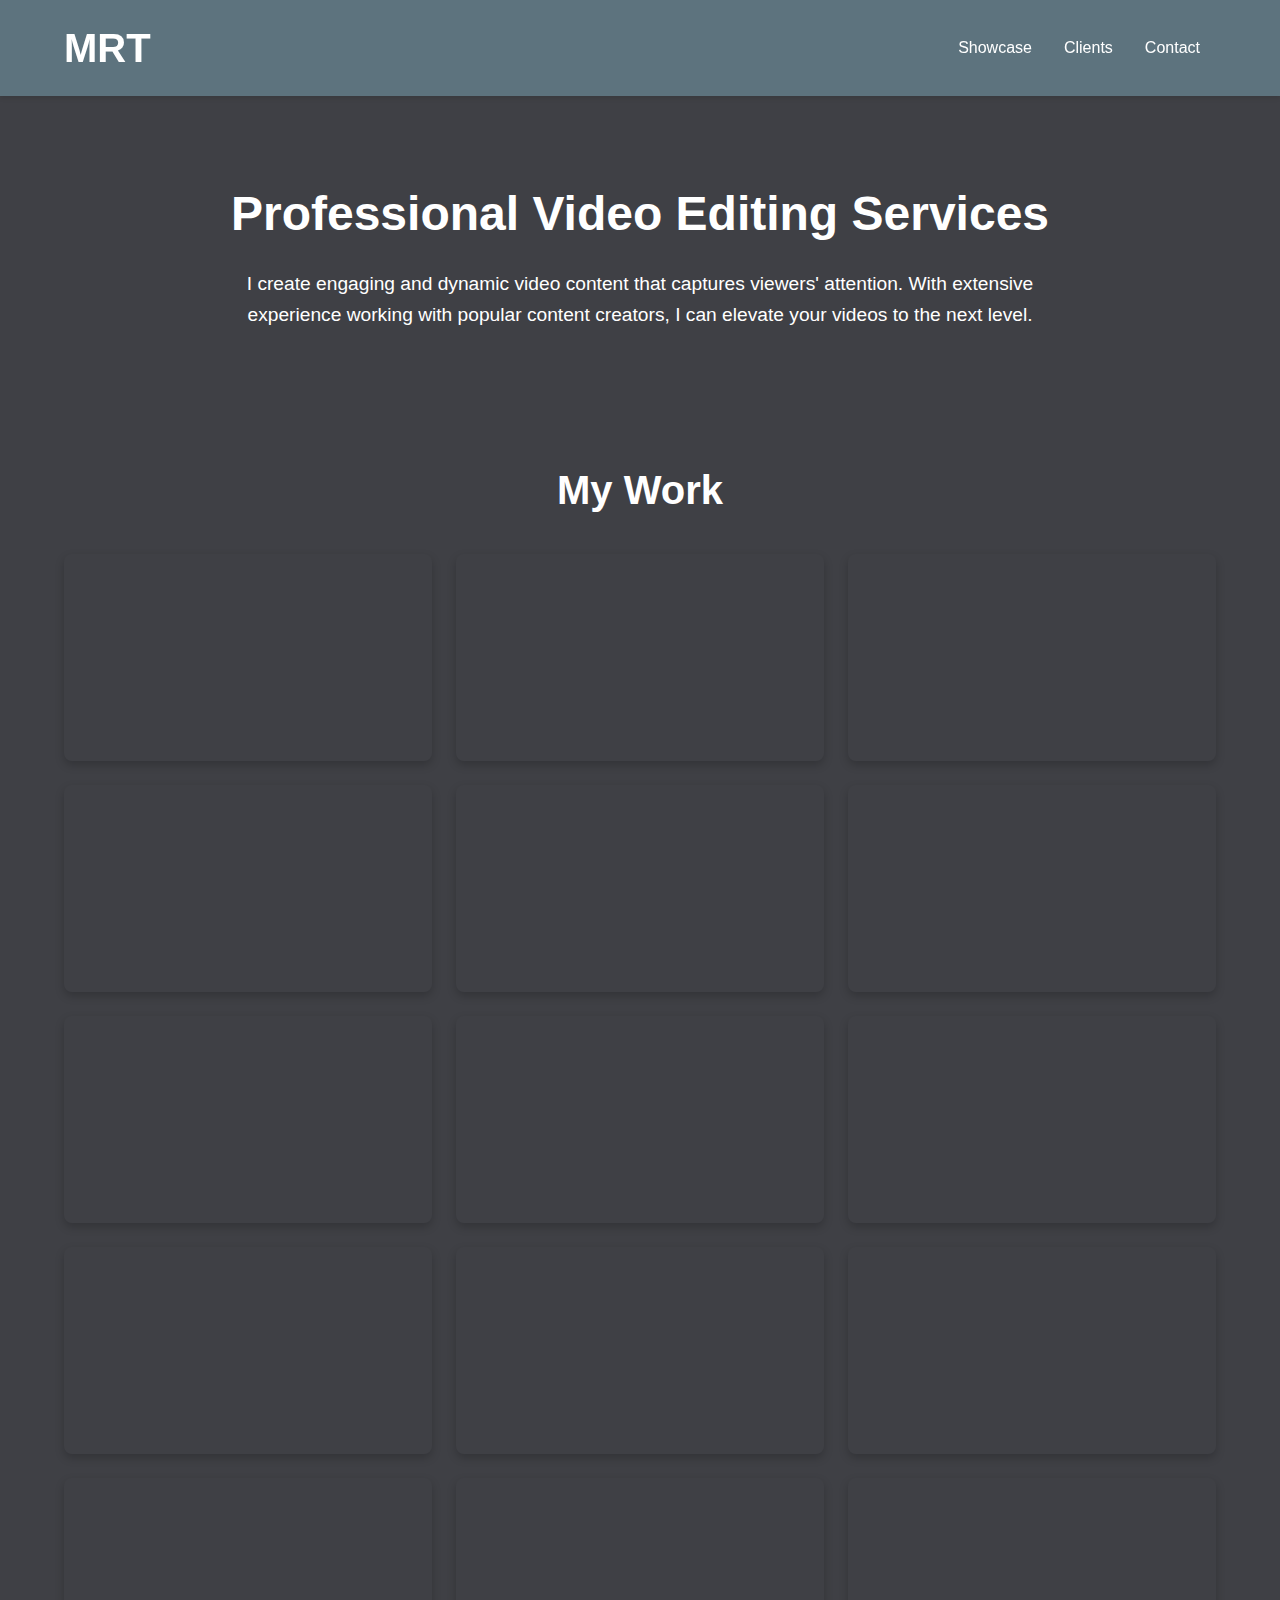
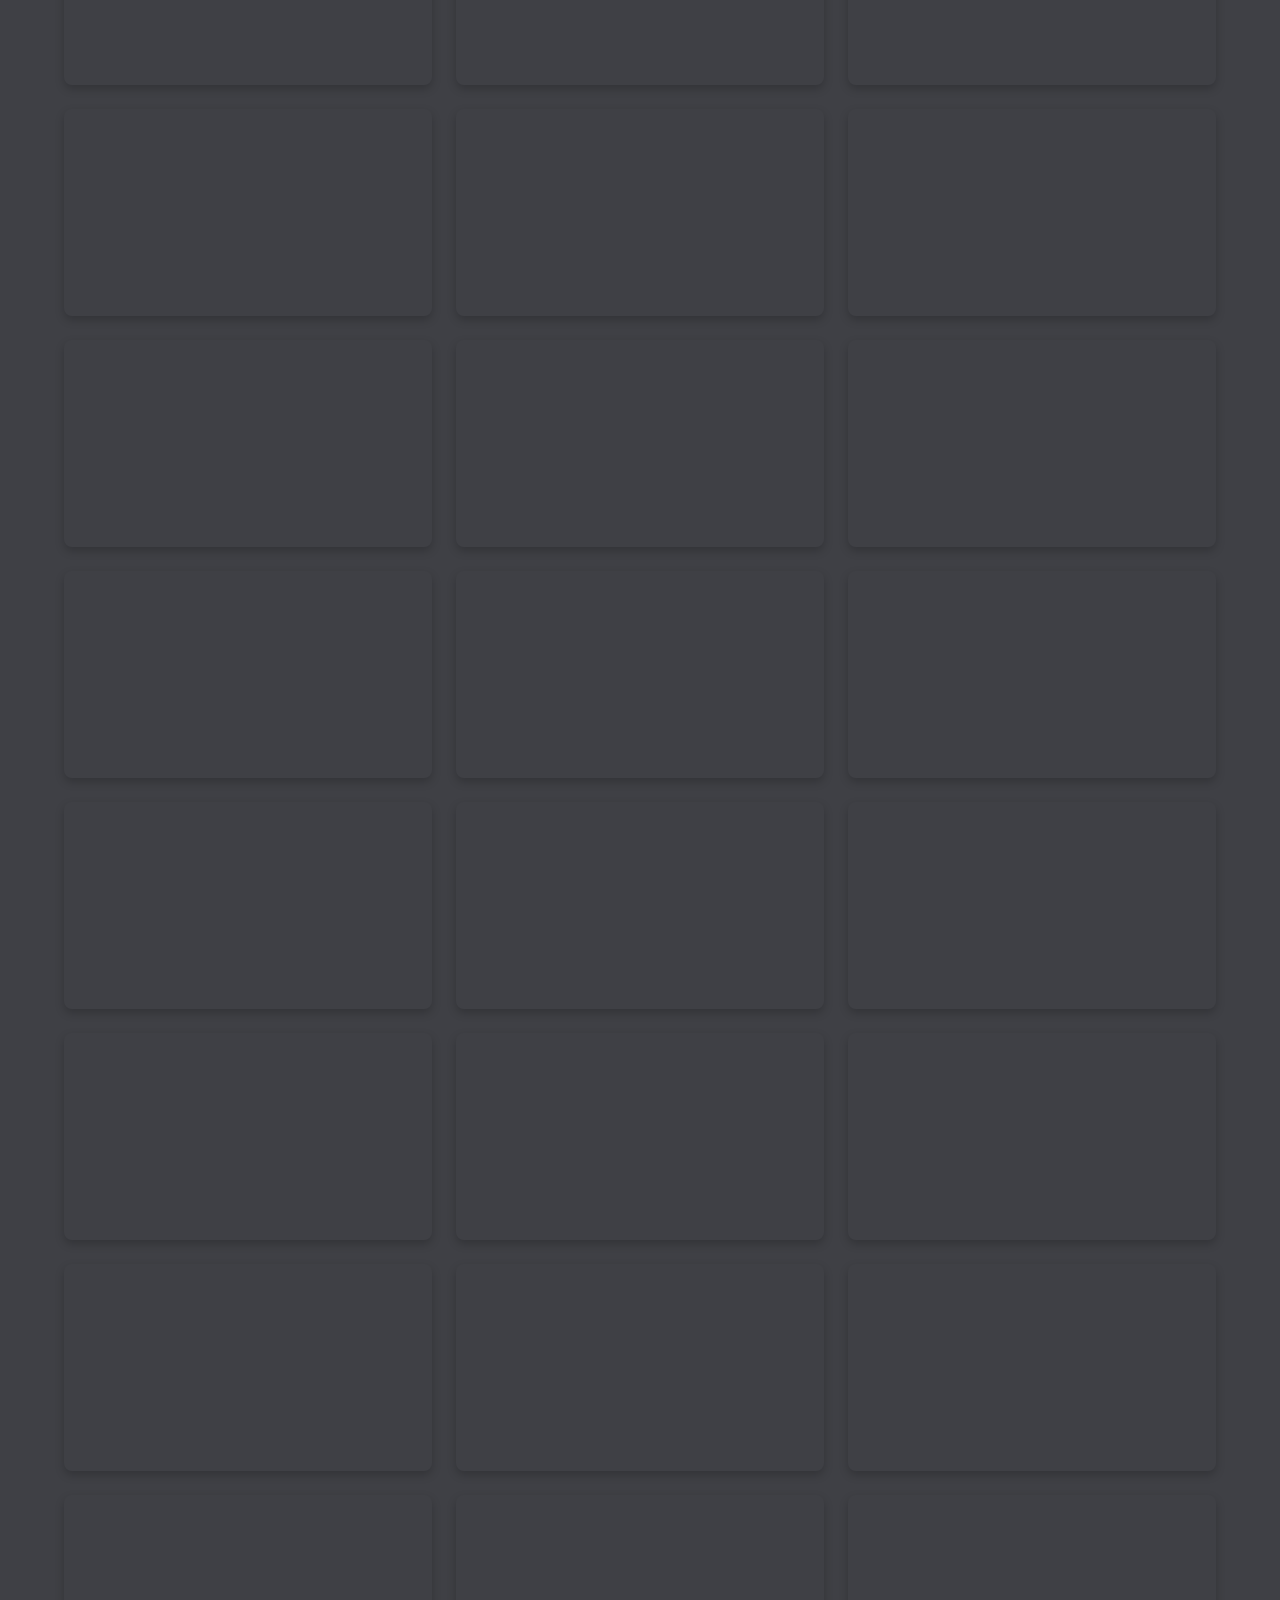
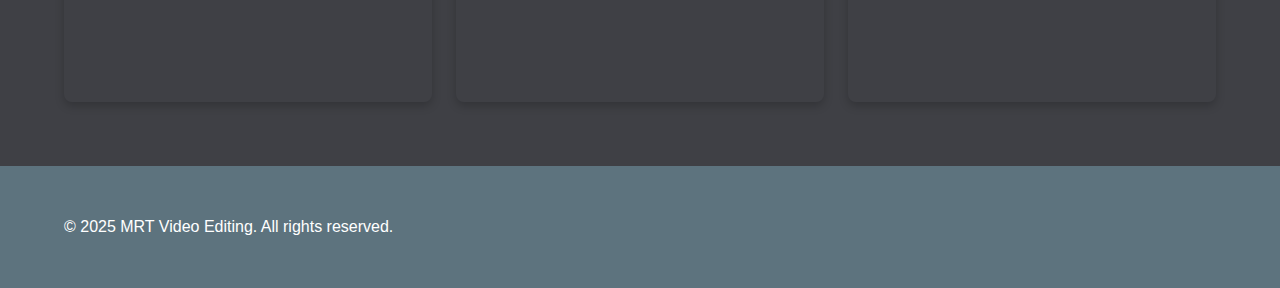
<file: index.html>
<!DOCTYPE html>
<html lang="en">
<head>
    <meta charset="UTF-8">
    <meta http-equiv="X-UA-Compatible" content="IE=edge">
    <meta name="viewport" content="width=device-width, initial-scale=1.0">
    <link href="https://fonts.googleapis.com/css2?family=Delicious+Handrawn&display=swap" rel="stylesheet">
    <link href="https://fonts.googleapis.com/css2?family=Delicious+Handrawn&family=Ubuntu:wght@500&display=swap" rel="stylesheet">
    <link href="https://api.fontshare.com/v2/css?f[]=satoshi@400&display=swap" rel="stylesheet">
    <link rel="stylesheet" href="https://cdnjs.cloudflare.com/ajax/libs/font-awesome/6.4.0/css/all.min.css">
    <link rel="stylesheet" href="styles.css">
    <title>mrt - Video Editing Portfolio</title>
</head>
<body>
    <header>
        <div id="logo">MRT</div>
        <nav>
            <ul>
                <li><a href="index.html">Showcase</a></li>
                <li><a href="clients.html">Clients</a></li>
                <li><a href="contact.html">Contact</a></li>
            </ul>
        </nav>
    </header>
    
    <section class="intro-section">
        <div class="container">
            <h1>Professional Video Editing Services</h1>
            <p>I create engaging and dynamic video content that captures viewers' attention. With extensive experience working with popular content creators, I can elevate your videos to the next level.</p>
        </div>
    </section>
  
    <section id="showcase">
        <div class="container">
            <h2>My Work</h2>
            <div class="video-grid">
                <div class="video-container">
                    <iframe src="https://www.youtube.com/embed/RlPXGfZkPOo" frameborder="0" allow="accelerometer; autoplay; clipboard-write; encrypted-media; gyroscope; picture-in-picture" allowfullscreen></iframe>
                </div>
                <div class="video-container">
                    <iframe src="https://www.youtube.com/embed/yu9JuLOpnBE" frameborder="0" allow="accelerometer; autoplay; clipboard-write; encrypted-media; gyroscope; picture-in-picture" allowfullscreen></iframe>
                </div>
                <div class="video-container">
                    <iframe src="https://www.youtube.com/embed/eAkeIlhCk20" frameborder="0" allow="accelerometer; autoplay; clipboard-write; encrypted-media; gyroscope; picture-in-picture" allowfullscreen></iframe>
                </div>
                <div class="video-container">
                    <iframe src="https://www.youtube.com/embed/f_gqaEFHn1Q" frameborder="0" allow="accelerometer; autoplay; clipboard-write; encrypted-media; gyroscope; picture-in-picture" allowfullscreen></iframe>
                </div>
                <div class="video-container">
                    <iframe src="https://www.youtube.com/embed/NBoqtIO54Us" frameborder="0" allow="accelerometer; autoplay; clipboard-write; encrypted-media; gyroscope; picture-in-picture" allowfullscreen></iframe>
                </div>
                <div class="video-container">
                    <iframe src="https://www.youtube.com/embed/wwXGLbXj6U4" frameborder="0" allow="accelerometer; autoplay; clipboard-write; encrypted-media; gyroscope; picture-in-picture" allowfullscreen></iframe>
                </div>
                <div class="video-container">
                    <iframe src="https://www.youtube.com/embed/y0abwvSpm-k" frameborder="0" allow="accelerometer; autoplay; clipboard-write; encrypted-media; gyroscope; picture-in-picture" allowfullscreen></iframe>
                </div>
                <div class="video-container">
                    <iframe src="https://www.youtube.com/embed/hTO8u-NcuSU" frameborder="0" allow="accelerometer; autoplay; clipboard-write; encrypted-media; gyroscope; picture-in-picture" allowfullscreen></iframe>
                </div>
                <div class="video-container">
                    <iframe src="https://www.youtube.com/embed/LCZJmLkzmcs" frameborder="0" allow="accelerometer; autoplay; clipboard-write; encrypted-media; gyroscope; picture-in-picture" allowfullscreen></iframe>
                </div>
                <div class="video-container">
                    <iframe src="https://www.youtube.com/embed/l2JP8AGCduU" frameborder="0" allow="accelerometer; autoplay; clipboard-write; encrypted-media; gyroscope; picture-in-picture" allowfullscreen></iframe>
                </div>
                <div class="video-container">
                    <iframe src="https://www.youtube.com/embed/u4pngfwtilo" frameborder="0" allow="accelerometer; autoplay; clipboard-write; encrypted-media; gyroscope; picture-in-picture" allowfullscreen></iframe>
                </div>
                <div class="video-container">
                    <iframe src="https://www.youtube.com/embed/v7P8kmduLLg" frameborder="0" allow="accelerometer; autoplay; clipboard-write; encrypted-media; gyroscope; picture-in-picture" allowfullscreen></iframe>
                </div>
                <div class="video-container">
                    <iframe src="https://www.youtube.com/embed/nraPB63f0Y4" frameborder="0" allow="accelerometer; autoplay; clipboard-write; encrypted-media; gyroscope; picture-in-picture" allowfullscreen></iframe>
                </div>
                <div class="video-container">
                    <iframe src="https://www.youtube.com/embed/oOmOcmA0D_Q" frameborder="0" allow="accelerometer; autoplay; clipboard-write; encrypted-media; gyroscope; picture-in-picture" allowfullscreen></iframe>
                </div>
                <div class="video-container">
                    <iframe src="https://www.youtube.com/embed/wsoWn2QTORk" frameborder="0" allow="accelerometer; autoplay; clipboard-write; encrypted-media; gyroscope; picture-in-picture" allowfullscreen></iframe>
                </div>
                <div class="video-container">
                    <iframe src="https://www.youtube.com/embed/Sbb367y5nsY" frameborder="0" allow="accelerometer; autoplay; clipboard-write; encrypted-media; gyroscope; picture-in-picture" allowfullscreen></iframe>
                </div>
                <div class="video-container">
                    <iframe src="https://www.youtube.com/embed/tfSbbTgbO1o" frameborder="0" allow="accelerometer; autoplay; clipboard-write; encrypted-media; gyroscope; picture-in-picture" allowfullscreen></iframe>
                </div>
                <div class="video-container">
                    <iframe src="https://www.youtube.com/embed/tfSbbTgbO1o" frameborder="0" allow="accelerometer; autoplay; clipboard-write; encrypted-media; gyroscope; picture-in-picture" allowfullscreen></iframe>
                </div>
                <div class="video-container">
                    <iframe src="https://www.youtube.com/embed/YgUbIff7MT0?si=UdrY4dN5XzA23m5Z" frameborder="0" allow="accelerometer; autoplay; clipboard-write; encrypted-media; gyroscope; picture-in-picture" allowfullscreen></iframe>
                </div>
                <div class="video-container">
                    <iframe src="https://www.youtube.com/embed/VeScDt-FZZQ?si=jmmLFvGvR9cOyf5V" frameborder="0" allow="accelerometer; autoplay; clipboard-write; encrypted-media; gyroscope; picture-in-picture" allowfullscreen></iframe>
                </div>
                <div class="video-container">
                    <iframe src="https://www.youtube.com/embed/GLZtW4mK6nI?si=pROONZNudtPKvY9i" frameborder="0" allow="accelerometer; autoplay; clipboard-write; encrypted-media; gyroscope; picture-in-picture" allowfullscreen></iframe>
                </div>
                <div class="video-container">
                    <iframe src="https://www.youtube.com/embed/X_IngFCsBMQ?si=2nbDOXb-akNXv-v_" frameborder="0" allow="accelerometer; autoplay; clipboard-write; encrypted-media; gyroscope; picture-in-picture" allowfullscreen></iframe>
                </div>
                <div class="video-container">
                    <iframe src="https://www.youtube.com/embed/85FeeerIoDc?si=DgdRE3NH6T7tUSX7" frameborder="0" allow="accelerometer; autoplay; clipboard-write; encrypted-media; gyroscope; picture-in-picture" allowfullscreen></iframe>
                </div>
                <div class="video-container">
                    <iframe src="https://www.youtube.com/embed/RocBDDbx4JU?si=EO29zOIiV3w7RMnF" frameborder="0" allow="accelerometer; autoplay; clipboard-write; encrypted-media; gyroscope; picture-in-picture" allowfullscreen></iframe>
                </div>
                <div class="video-container">
                    <iframe src="https://www.youtube.com/embed/8CmSC3Abhx4?si=3GVAFbzCaeTLMaKr" frameborder="0" allow="accelerometer; autoplay; clipboard-write; encrypted-media; gyroscope; picture-in-picture" allowfullscreen></iframe>
                </div>
                <div class="video-container">
                    <iframe src="https://www.youtube.com/embed/MheUEtudRVk?si=kEyWCMlH9j0Z_E7m" frameborder="0" allow="accelerometer; autoplay; clipboard-write; encrypted-media; gyroscope; picture-in-picture" allowfullscreen></iframe>
                </div>
                <div class="video-container">
                    <iframe src="https://www.youtube.com/embed/Kxk5ofH0WvQ?si=vt19SN-hxmrrqquJ" frameborder="0" allow="accelerometer; autoplay; clipboard-write; encrypted-media; gyroscope; picture-in-picture" allowfullscreen></iframe>
                </div>
                <div class="video-container">
                    <iframe src="https://www.youtube.com/embed/317x86Qm_3A?si=WxD1dUwh2Hz50twB" frameborder="0" allow="accelerometer; autoplay; clipboard-write; encrypted-media; gyroscope; picture-in-picture" allowfullscreen></iframe>
                </div>
                <div class="video-container">
                    <iframe src="https://www.youtube.com/embed/utlfJWOkMgk?si=Qk-svJ5GjsyALaDq" frameborder="0" allow="accelerometer; autoplay; clipboard-write; encrypted-media; gyroscope; picture-in-picture" allowfullscreen></iframe>
                </div>
                <div class="video-container">
                    <iframe src="https://www.youtube.com/embed/aWOKSgfvoyE?si=GPjEeDN_Ft2Zatwr" frameborder="0" allow="accelerometer; autoplay; clipboard-write; encrypted-media; gyroscope; picture-in-picture" allowfullscreen></iframe>
                </div>
                <div class="video-container">
                    <iframe src="https://www.youtube.com/embed/JhkWV6UdnAM?si=4lmJa8Uxaet-IVAB" frameborder="0" allow="accelerometer; autoplay; clipboard-write; encrypted-media; gyroscope; picture-in-picture" allowfullscreen></iframe>
                </div>
                <div class="video-container">
                    <iframe src="https://www.youtube.com/embed/KEH8azgFmv4?si=emk6pDFT7EkxbvgH" frameborder="0" allow="accelerometer; autoplay; clipboard-write; encrypted-media; gyroscope; picture-in-picture" allowfullscreen></iframe>
                </div>
                <div class="video-container">
                    <iframe src="https://www.youtube.com/embed/bX_yAx545Ug?si=yOUlxUxj8IzuzQ05" frameborder="0" allow="accelerometer; autoplay; clipboard-write; encrypted-media; gyroscope; picture-in-picture" allowfullscreen></iframe>
                </div>
                <div class="video-container">
                    <iframe src="https://www.youtube.com/embed/bWWrEhXPQVI?si=DwRo6YuX3oONw2Ze" frameborder="0" allow="accelerometer; autoplay; clipboard-write; encrypted-media; gyroscope; picture-in-picture" allowfullscreen></iframe>
                </div>
                <div class="video-container">
                    <iframe src="https://www.youtube.com/embed/maMb6FCRqJI?si=l0lHTOe9eFbL4aqZ" frameborder="0" allow="accelerometer; autoplay; clipboard-write; encrypted-media; gyroscope; picture-in-picture" allowfullscreen></iframe>
                </div>
                <div class="video-container">
                    <iframe src="https://www.youtube.com/embed/1DGnIQMCIc4?si=IX006utzENd29dH0" frameborder="0" allow="accelerometer; autoplay; clipboard-write; encrypted-media; gyroscope; picture-in-picture" allowfullscreen></iframe>
                </div>
            </div>
        </div>
    </section>
    
    <footer>
        <div class="footer-content">
            <p>&copy; 2025 MRT Video Editing. All rights reserved.</p>
        </div>
    </footer>
</body>
</html>
</file>
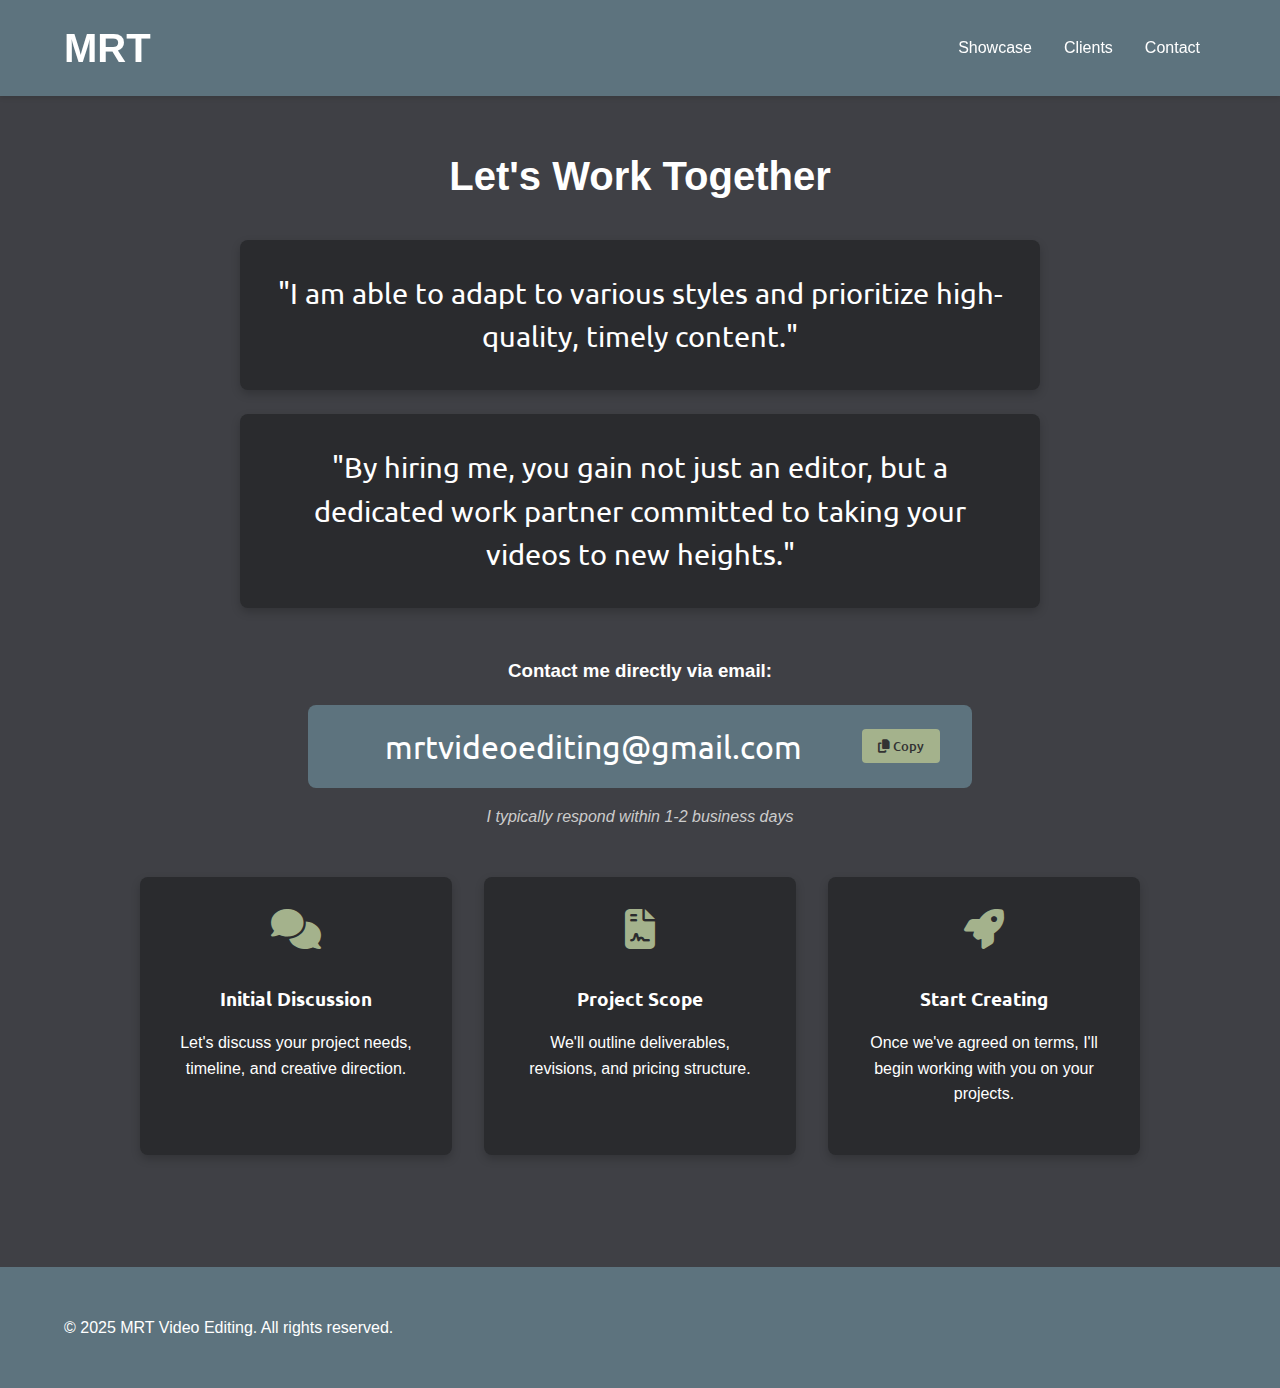
<file: contact.html>
<!DOCTYPE html>
<html lang="en">
<head>
    <meta charset="UTF-8">
    <meta http-equiv="X-UA-Compatible" content="IE=edge">
    <meta name="viewport" content="width=device-width, initial-scale=1.0">
    <link href="https://fonts.googleapis.com/css2?family=Delicious+Handrawn&display=swap" rel="stylesheet">
    <link href="https://fonts.googleapis.com/css2?family=Delicious+Handrawn&family=Ubuntu:wght@500&display=swap" rel="stylesheet">
    <link href="https://api.fontshare.com/v2/css?f[]=satoshi@400&display=swap" rel="stylesheet">
    <link rel="stylesheet" href="https://cdnjs.cloudflare.com/ajax/libs/font-awesome/6.4.0/css/all.min.css">
    <link rel="stylesheet" href="styles.css">
    <title>mrt - Contact</title>
    <script>
        function copyToClipboard() {
            var emailText = document.getElementById('email-text').innerText;
            navigator.clipboard.writeText(emailText).then(function() {
                // Change button text temporarily to show success
                const copyButton = document.getElementById('copy-button');
                const originalText = copyButton.innerHTML;
                copyButton.innerHTML = 'Copied!';
                setTimeout(function() {
                    copyButton.innerHTML = originalText;
                }, 2000);
            });
        }
    </script>
</head>
<body>
    <header>
        <div id="logo">MRT</div>
        <nav>
            <ul>
                <li><a href="index.html">Showcase</a></li>
                <li><a href="clients.html">Clients</a></li>
                <li><a href="contact.html">Contact</a></li>
            </ul>
        </nav>
    </header>
    
    <section>
        <div class="container">
            <h2>Let's Work Together</h2>
            
            <div class="quote-container">
                <div id="quote">
                    "I am able to adapt to various styles and prioritize high-quality, timely content."
                </div>
                <div id="quote">
                    "By hiring me, you gain not just an editor, but a dedicated work partner committed to taking your videos to new heights."
                </div>
            </div>
            
            <div id="email-container">
                <h3>Contact me directly via email:</h3>
                <div id="email">
                    <span id="email-text">mrtvideoediting@gmail.com</span>
                    <button id="copy-button" onclick="copyToClipboard()">
                        <i class="fas fa-copy"></i> Copy
                    </button>
                </div>
                <p class="email-note">I typically respond within 1-2 business days</p>
            </div>
            
            <div class="contact-info-grid">
                <div class="contact-info-box">
                    <i class="fas fa-comments"></i>
                    <h3>Initial Discussion</h3>
                    <p>Let's discuss your project needs, timeline, and creative direction.</p>
                </div>
                <div class="contact-info-box">
                    <i class="fas fa-file-contract"></i>
                    <h3>Project Scope</h3>
                    <p>We'll outline deliverables, revisions, and pricing structure.</p>
                </div>
                <div class="contact-info-box">
                    <i class="fas fa-rocket"></i>
                    <h3>Start Creating</h3>
                    <p>Once we've agreed on terms, I'll begin working with you on your projects.</p>
                </div>
            </div>
        </div>
    </section>
    
    <footer>
        <div class="footer-content">
            <p>&copy; 2025 MRT Video Editing. All rights reserved.</p>
        </div>
    </footer>
</body>
</html>
</file>
<file: styles.css>
/* Global Styles */
body {
    font-family: 'Satoshi', sans-serif;
    margin: 0;
    padding: 0;
    background-color: #3F4045;
    color: #fff;
    line-height: 1.6;
    display: flex;
    flex-direction: column;
    min-height: 100vh; /* Full viewport height */
}

header {
    display: flex;
    justify-content: space-between;
    align-items: center;
    padding: 1rem 5%;
    background-color: #5D737E;
    box-shadow: 0 2px 5px rgba(0, 0, 0, 0.1);
    position: sticky;
    top: 0;
    z-index: 1000;
}

#logo {
    font-size: 2.5rem;
    font-weight: bold;
    color: #fff;
}

nav ul {
    display: flex;
    list-style-type: none;
    margin: 0;
    padding: 0;
}

nav li {
    margin: 0 1rem;
}

nav a {
    text-decoration: none;
    color: #fff;
    font-weight: 500;
    position: relative;
    padding: 0.5rem 0;
    transition: color 0.3s;
}

nav a:hover {
    color: #A4B28C;
}

nav a::after {
    content: '';
    position: absolute;
    width: 0;
    height: 2px;
    bottom: 0;
    left: 0;
    background-color: #A4B28C;
    transition: width 0.3s;
}

nav a:hover::after {
    width: 100%;
}

section {
    padding: 2rem 5%;
    flex: 1; /* This makes sections expand to fill available space */
}

h2 {
    text-align: center;
    font-size: 2.5rem;
    margin: 1rem 0 2rem;
    color: #ffffff;
}

.container {
    max-width: 1200px;
    margin: 0 auto;
}

footer {
    padding: 2rem 5%;
    background-color: #5D737E;
    display: flex;
    justify-content: space-between;
    align-items: center;
    margin-top: 2rem;
}

.footer-content {
    display: flex;
    flex-direction: column;
}

.social-links {
    display: flex;
    gap: 1rem;
}

.social-links a {
    color: #fff;
    font-size: 1.5rem;
    transition: color 0.3s;
}

social-links a:hover {
    color: #A4B28C;
}

/* Video Grid Styles */
.video-grid {
    display: grid;
    grid-template-columns: repeat(auto-fill, minmax(300px, 1fr));
    grid-gap: 1.5rem;
}

.video-container {
    position: relative;
    width: 100%;
    padding-top: 56.25%; /* 16:9 aspect ratio */
    overflow: hidden;
    border-radius: 8px;
    box-shadow: 0 4px 10px rgba(0, 0, 0, 0.2);
    transition: transform 0.3s ease;
}

.video-container:hover {
    transform: translateY(-5px);
}

.video-container iframe {
    position: absolute;
    top: 0;
    left: 0;
    width: 100%;
    height: 100%;
    border: none;
}

/* Clients Grid Styles */
.clients-grid {
    display: grid;
    grid-template-columns: repeat(auto-fill, minmax(200px, 1fr));
    grid-gap: 2rem;
    margin: 0 auto;
    max-width: 1200px;
}

.client-container {
    position: relative;
    overflow: hidden;
    width: 100%;
    padding-top: 100%;
    box-shadow: 0 4px 10px rgba(0, 0, 0, 0.2);
    transition: transform 0.3s;
    border-radius: 8px;
    background-color: #2a2b2e;
}

.client-container:hover {
    transform: translateY(-8px);
}

.client-container img {
    position: absolute;
    top: 0;
    left: 0;
    width: 100%;
    height: 100%;
    object-fit: cover;
    transition: opacity 0.3s;
    border-radius: 8px;
}

.client-container:hover img {
    opacity: 0.3;
}

.client-container .subscriber-count {
    position: absolute;
    top: 0;
    left: 0;
    width: 100%;
    height: 100%;
    display: flex;
    flex-direction: column;
    justify-content: center;
    align-items: center;
    opacity: 0;
    transition: opacity 0.3s;
    font-size: 1.8rem;
    color: white;
    font-family: 'Ubuntu', sans-serif;
}

.client-container .channel-name {
    font-size: 1rem;
    margin-top: 0.5rem;
}

.client-container:hover .subscriber-count {
    opacity: 1;
}

/* Contact Page Styles */
.quote-container {
    max-width: 800px;
    margin: 0 auto;
}

#quote {
    padding: 2rem;
    font-size: 1.8rem;
    background-color: #2a2b2e;
    color: #fff;
    text-align: center;
    line-height: 1.5;
    margin-bottom: 1.5rem;
    font-family: 'Ubuntu', sans-serif;
    border-radius: 8px;
    box-shadow: 0 4px 10px rgba(0, 0, 0, 0.2);
}

#email-container {
    margin: 3rem auto;
    text-align: center;
}

#email {
    font-size: 2rem;
    color: #fff;
    font-family: 'Ubuntu', sans-serif;
    display: flex;
    align-items: center;
    justify-content: center;
    gap: 1rem;
    padding: 1rem 2rem;
    background-color: #5D737E;
    border-radius: 8px;
    max-width: 600px;
    margin: 0 auto;
    overflow: hidden;
}

#email-text {
    flex-grow: 1;
}

#copy-button {
    cursor: pointer;
    padding: 0.5rem 1rem;
    background-color: #A4B28C;
    color: #333;
    border: none;
    border-radius: 4px;
    font-family: 'Ubuntu', sans-serif;
    font-weight: 500;
    transition: background-color 0.3s;
}

#copy-button:hover {
    background-color: #8ca173;
}

.email-note {
    margin-top: 1rem;
    font-style: italic;
    color: #ccc;
}

.contact-info-grid {
    display: grid;
    grid-template-columns: repeat(auto-fit, minmax(250px, 1fr));
    gap: 2rem;
    margin: 3rem auto;
    max-width: 1000px;
}

.contact-info-box {
    background-color: #2a2b2e;
    padding: 2rem;
    border-radius: 8px;
    text-align: center;
    box-shadow: 0 4px 10px rgba(0, 0, 0, 0.2);
    transition: transform 0.3s;
}

.contact-info-box:hover {
    transform: translateY(-5px);
}

.contact-info-box i {
    font-size: 2.5rem;
    color: #A4B28C;
    margin-bottom: 1rem;
}

.contact-info-box h3 {
    margin-bottom: 1rem;
    font-family: 'Ubuntu', sans-serif;
}

.section-intro {
    text-align: center;
    max-width: 800px;
    margin: 0 auto 2rem;
    font-size: 1.2rem;
}

.intro-section {
    text-align: center;
    padding: 3rem 1rem;
}

.intro-section h1 {
    font-size: 3rem;
    margin-bottom: 1rem;
}

.intro-section p {
    font-size: 1.2rem;
    max-width: 800px;
    margin: 0 auto 2rem;
}

/* Media Queries */
@media (max-width: 768px) {
    header {
        flex-direction: column;
        padding: 1rem;
    }
    
    nav ul {
        margin-top: 1rem;
    }
    
    .video-grid {
        grid-template-columns: repeat(auto-fill, minmax(250px, 1fr));
    }
    
    #email {
        font-size: 1.5rem;
        flex-direction: column;
    }
    
    #quote {
        font-size: 1.5rem;
        padding: 1.5rem;
    }
    
    footer {
        flex-direction: column;
        text-align: center;
    }
    
    .social-links {
        margin-top: 1rem;
        justify-content: center;
    }
    
    .contact-info-grid {
        grid-template-columns: 1fr;
    }
}

@media (max-width: 480px) {
    nav ul {
        flex-wrap: wrap;
        justify-content: center;
    }
    
    .video-grid {
        grid-template-columns: 1fr;
    }
    
    .clients-grid {
        grid-template-columns: repeat(auto-fill, minmax(150px, 1fr));
    }
    
    #email {
        font-size: 1.2rem;
        padding: 1rem;
    }
}
</file>
